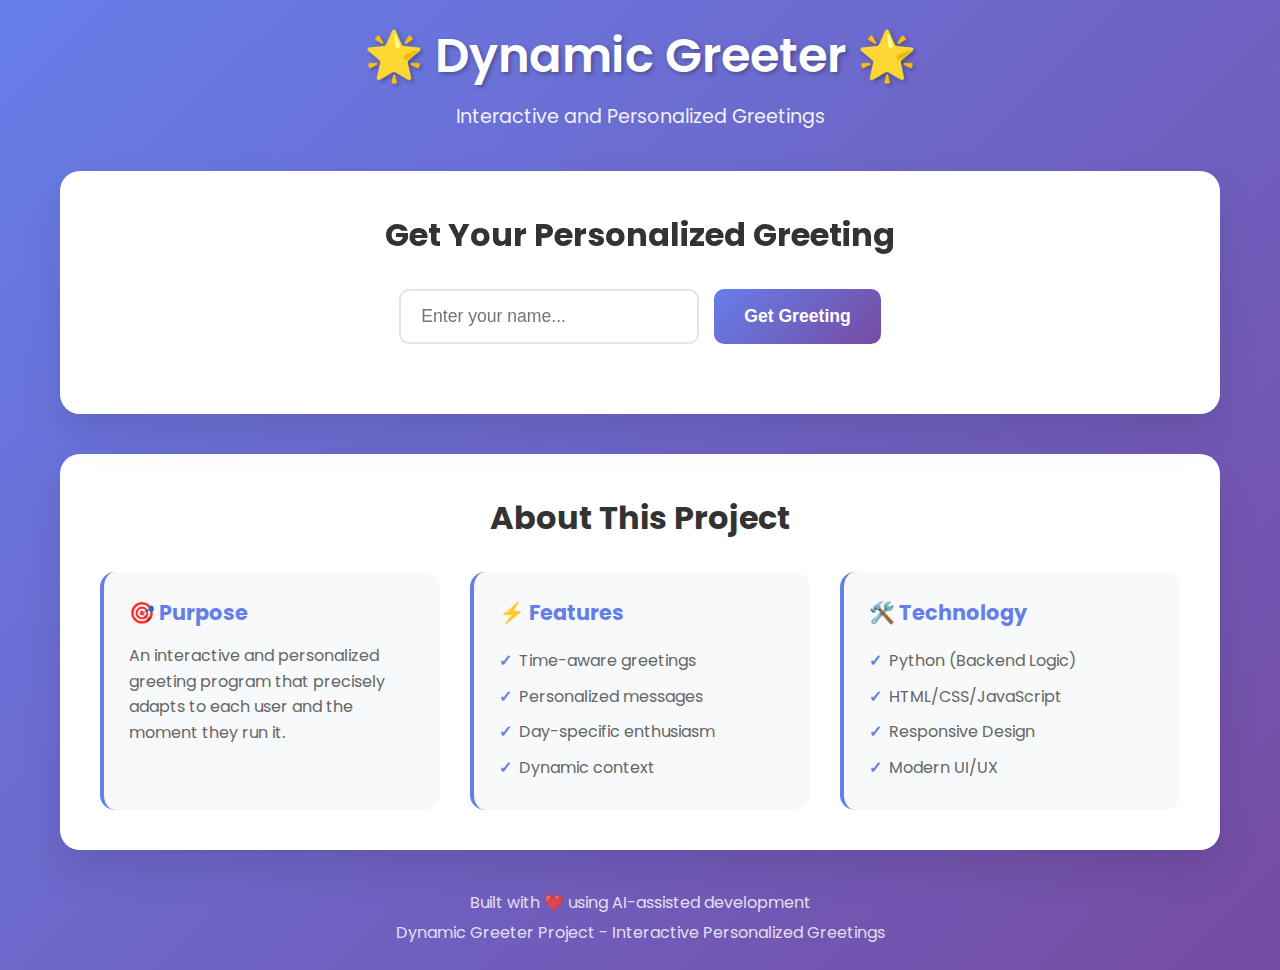
<file: index.html>
<!DOCTYPE html>
<html lang="en">
<head>
    <meta charset="UTF-8">
    <meta name="viewport" content="width=device-width, initial-scale=1.0">
    <title>Dynamic Greeter - Interactive Personalized Greetings</title>
    <link rel="stylesheet" href="styles.css">
    <link href="https://fonts.googleapis.com/css2?family=Poppins:wght@300;400;600&display=swap" rel="stylesheet">
</head>
<body>
    <div class="container">
        <header class="header">
            <h1>🌟 Dynamic Greeter 🌟</h1>
            <p>Interactive and Personalized Greetings</p>
        </header>

        <main class="main-content">
            <div class="greeter-card">
                <div class="input-section">
                    <h2>Get Your Personalized Greeting</h2>
                    <div class="input-group">
                        <input type="text" id="userName" placeholder="Enter your name..." maxlength="50">
                        <button id="greetBtn" onclick="generateGreeting()">Get Greeting</button>
                    </div>
                </div>

                <div class="output-section" id="outputSection" style="display: none;">
                    <div class="greeting-display">
                        <div id="greetingText" class="greeting-text"></div>
                        <div id="dayMessage" class="day-message"></div>
                        <div id="dateInfo" class="date-info"></div>
                    </div>
                    
                    <div class="stats-section">
                        <h3>📊 Quick Stats</h3>
                        <div id="statsContent" class="stats-content"></div>
                    </div>
                </div>
            </div>

            <div class="project-info">
                <h2>About This Project</h2>
                <div class="info-grid">
                    <div class="info-card">
                        <h3>🎯 Purpose</h3>
                        <p>An interactive and personalized greeting program that precisely adapts to each user and the moment they run it.</p>
                    </div>
                    <div class="info-card">
                        <h3>⚡ Features</h3>
                        <ul>
                            <li>Time-aware greetings</li>
                            <li>Personalized messages</li>
                            <li>Day-specific enthusiasm</li>
                            <li>Dynamic context</li>
                        </ul>
                    </div>
                    <div class="info-card">
                        <h3>🛠️ Technology</h3>
                        <ul>
                            <li>Python (Backend Logic)</li>
                            <li>HTML/CSS/JavaScript</li>
                            <li>Responsive Design</li>
                            <li>Modern UI/UX</li>
                        </ul>
                    </div>
                </div>
            </div>
        </main>

        <footer class="footer">
            <p>Built with ❤️ using AI-assisted development</p>
            <p>Dynamic Greeter Project - Interactive Personalized Greetings</p>
        </footer>
    </div>

    <script src="script.js"></script>
</body>
</html>
</file>
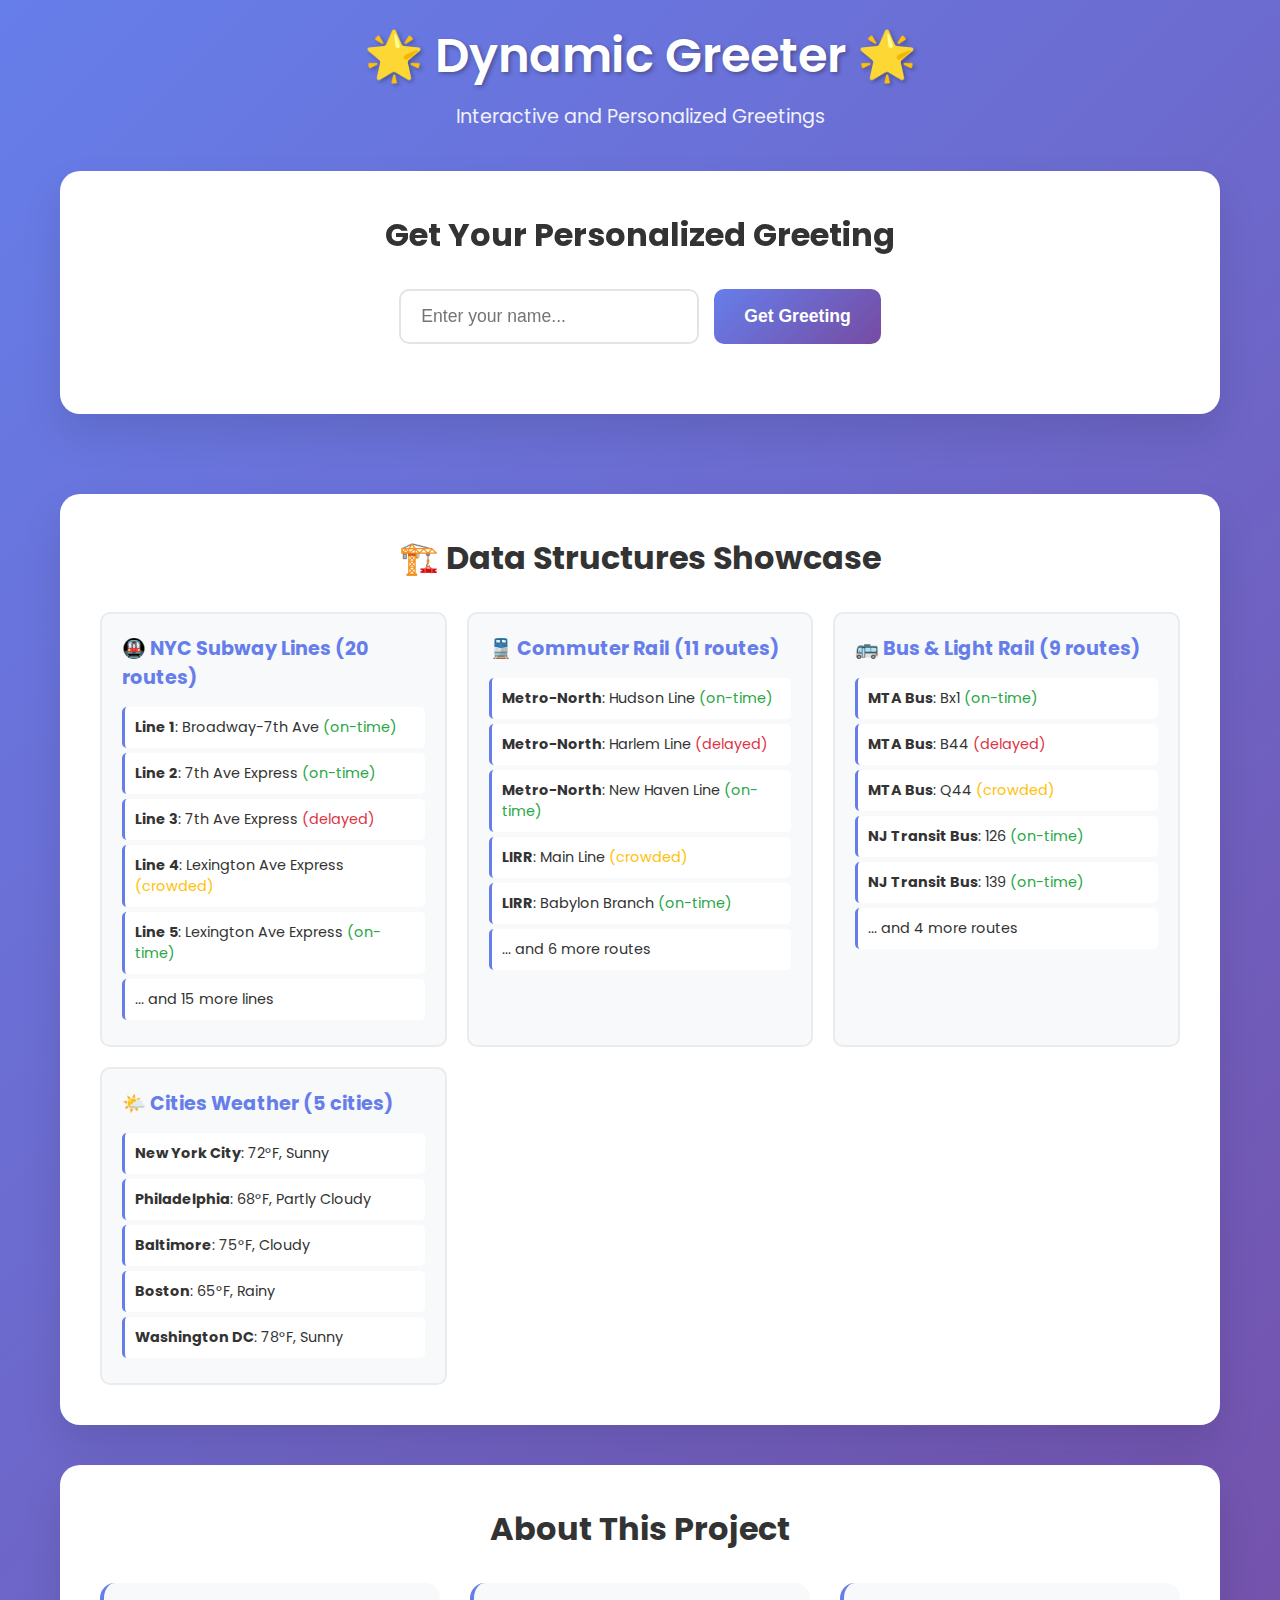
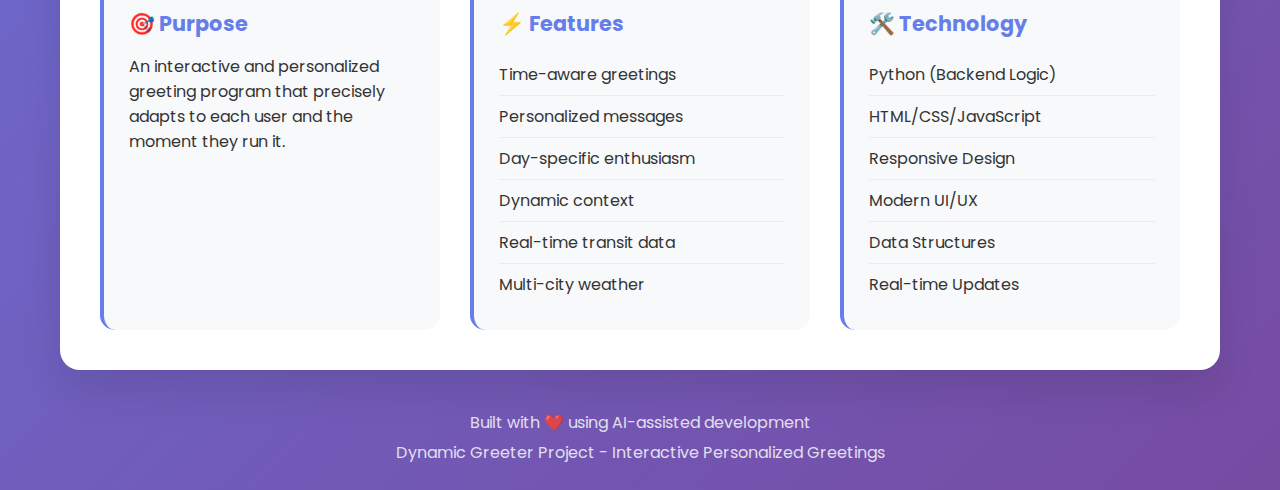
<file: dynamic_greeter_web.html>
<!DOCTYPE html>
<html lang="en">
<head>
    <meta charset="UTF-8">
    <meta name="viewport" content="width=device-width, initial-scale=1.0">
    <title>Dynamic Greeter - Interactive Personalized Greetings</title>
    <link href="https://fonts.googleapis.com/css2?family=Poppins:wght@300;400;600&display=swap" rel="stylesheet">
    <style>
        * {
            margin: 0;
            padding: 0;
            box-sizing: border-box;
        }

        body {
            font-family: 'Poppins', sans-serif;
            background: linear-gradient(135deg, #667eea 0%, #764ba2 100%);
            min-height: 100vh;
            color: #333;
        }

        .container {
            max-width: 1200px;
            margin: 0 auto;
            padding: 20px;
        }

        .header {
            text-align: center;
            margin-bottom: 40px;
            color: white;
        }

        .header h1 {
            font-size: 3rem;
            font-weight: 600;
            margin-bottom: 10px;
            text-shadow: 2px 2px 4px rgba(0,0,0,0.3);
        }

        .header p {
            font-size: 1.2rem;
            opacity: 0.9;
        }

        .main-content {
            display: flex;
            flex-direction: column;
            gap: 40px;
        }

        .greeter-card {
            background: white;
            border-radius: 20px;
            padding: 40px;
            box-shadow: 0 20px 40px rgba(0,0,0,0.1);
            backdrop-filter: blur(10px);
        }

        .input-section {
            text-align: center;
            margin-bottom: 30px;
        }

        .input-section h2 {
            font-size: 2rem;
            margin-bottom: 30px;
            color: #333;
        }

        .input-group {
            display: flex;
            gap: 15px;
            justify-content: center;
            flex-wrap: wrap;
        }

        #userName {
            padding: 15px 20px;
            border: 2px solid #e1e5e9;
            border-radius: 10px;
            font-size: 1.1rem;
            width: 300px;
            max-width: 100%;
            transition: all 0.3s ease;
        }

        #userName:focus {
            outline: none;
            border-color: #667eea;
            box-shadow: 0 0 0 3px rgba(102, 126, 234, 0.1);
        }

        #greetBtn {
            padding: 15px 30px;
            background: linear-gradient(135deg, #667eea 0%, #764ba2 100%);
            color: white;
            border: none;
            border-radius: 10px;
            font-size: 1.1rem;
            font-weight: 600;
            cursor: pointer;
            transition: all 0.3s ease;
        }

        #greetBtn:hover {
            transform: translateY(-2px);
            box-shadow: 0 10px 20px rgba(102, 126, 234, 0.3);
        }

        .output-section {
            margin-top: 30px;
            padding-top: 30px;
            border-top: 2px solid #f0f0f0;
        }

        .greeting-display {
            text-align: center;
            margin-bottom: 30px;
        }

        .greeting-text {
            font-size: 2.5rem;
            font-weight: 600;
            color: #667eea;
            margin-bottom: 15px;
        }

        .day-message {
            font-size: 1.3rem;
            color: #666;
            margin-bottom: 10px;
        }

        .date-info {
            font-size: 1.1rem;
            color: #888;
        }

        .stats-section {
            background: #f8f9fa;
            border-radius: 15px;
            padding: 25px;
        }

        .stats-section h3 {
            text-align: center;
            margin-bottom: 20px;
            color: #333;
            font-size: 1.5rem;
        }

        .stats-content {
            display: grid;
            grid-template-columns: repeat(auto-fit, minmax(200px, 1fr));
            gap: 20px;
        }

        .stat-item {
            background: white;
            padding: 20px;
            border-radius: 10px;
            text-align: center;
            box-shadow: 0 5px 15px rgba(0,0,0,0.1);
        }

        .stat-label {
            font-size: 0.9rem;
            color: #666;
            margin-bottom: 8px;
            text-transform: uppercase;
            letter-spacing: 0.5px;
        }

        .stat-value {
            font-size: 1.3rem;
            font-weight: 600;
            color: #667eea;
        }

        .project-info {
            background: white;
            border-radius: 20px;
            padding: 40px;
            box-shadow: 0 20px 40px rgba(0,0,0,0.1);
        }

        .project-info h2 {
            text-align: center;
            margin-bottom: 30px;
            color: #333;
            font-size: 2rem;
        }

        .info-grid {
            display: grid;
            grid-template-columns: repeat(auto-fit, minmax(300px, 1fr));
            gap: 30px;
        }

        .info-card {
            background: #f8f9fa;
            padding: 25px;
            border-radius: 15px;
            border-left: 4px solid #667eea;
        }

        .info-card h3 {
            color: #667eea;
            margin-bottom: 15px;
            font-size: 1.3rem;
        }

        .info-card ul {
            list-style: none;
            padding-left: 0;
        }

        .info-card li {
            padding: 8px 0;
            border-bottom: 1px solid #e9ecef;
        }

        .info-card li:last-child {
            border-bottom: none;
        }

        .footer {
            text-align: center;
            margin-top: 40px;
            color: white;
            opacity: 0.8;
        }

        .footer p {
            margin: 5px 0;
        }

        /* Data Structures Display */
        .data-structures {
            background: white;
            border-radius: 20px;
            padding: 40px;
            box-shadow: 0 20px 40px rgba(0,0,0,0.1);
            margin-top: 40px;
        }

        .data-structures h2 {
            text-align: center;
            margin-bottom: 30px;
            color: #333;
            font-size: 2rem;
        }

        .data-grid {
            display: grid;
            grid-template-columns: repeat(auto-fit, minmax(300px, 1fr));
            gap: 20px;
        }

        .data-card {
            background: #f8f9fa;
            padding: 20px;
            border-radius: 10px;
            border: 2px solid #e9ecef;
        }

        .data-card h3 {
            color: #667eea;
            margin-bottom: 15px;
            font-size: 1.2rem;
        }

        .data-item {
            background: white;
            padding: 10px;
            margin: 5px 0;
            border-radius: 5px;
            border-left: 3px solid #667eea;
            font-size: 0.9rem;
        }

        .status-on-time { color: #28a745; }
        .status-delayed { color: #dc3545; }
        .status-crowded { color: #ffc107; }

        @media (max-width: 768px) {
            .header h1 {
                font-size: 2rem;
            }
            
            .input-group {
                flex-direction: column;
                align-items: center;
            }
            
            #userName {
                width: 100%;
                max-width: 300px;
            }
            
            .greeting-text {
                font-size: 2rem;
            }
        }
    </style>
</head>
<body>
    <div class="container">
        <header class="header">
            <h1>🌟 Dynamic Greeter 🌟</h1>
            <p>Interactive and Personalized Greetings</p>
        </header>

        <main class="main-content">
            <div class="greeter-card">
                <div class="input-section">
                    <h2>Get Your Personalized Greeting</h2>
                    <div class="input-group">
                        <input type="text" id="userName" placeholder="Enter your name..." maxlength="50">
                        <button id="greetBtn" onclick="generateGreeting()">Get Greeting</button>
                    </div>
                </div>

                <div class="output-section" id="outputSection" style="display: none;">
                    <div class="greeting-display">
                        <div id="greetingText" class="greeting-text"></div>
                        <div id="dayMessage" class="day-message"></div>
                        <div id="dateInfo" class="date-info"></div>
                    </div>
                    
                    <div class="stats-section">
                        <h3>📊 Quick Stats</h3>
                        <div id="statsContent" class="stats-content"></div>
                    </div>
                </div>
            </div>

            <div class="data-structures">
                <h2>🏗️ Data Structures Showcase</h2>
                <div class="data-grid">
                    <div class="data-card">
                        <h3>🚇 NYC Subway Lines (20 routes)</h3>
                        <div id="subwayData"></div>
                    </div>
                    <div class="data-card">
                        <h3>🚆 Commuter Rail (11 routes)</h3>
                        <div id="railData"></div>
                    </div>
                    <div class="data-card">
                        <h3>🚌 Bus & Light Rail (9 routes)</h3>
                        <div id="busData"></div>
                    </div>
                    <div class="data-card">
                        <h3>🌤️ Cities Weather (5 cities)</h3>
                        <div id="weatherData"></div>
                    </div>
                </div>
            </div>

            <div class="project-info">
                <h2>About This Project</h2>
                <div class="info-grid">
                    <div class="info-card">
                        <h3>🎯 Purpose</h3>
                        <p>An interactive and personalized greeting program that precisely adapts to each user and the moment they run it.</p>
                    </div>
                    <div class="info-card">
                        <h3>⚡ Features</h3>
                        <ul>
                            <li>Time-aware greetings</li>
                            <li>Personalized messages</li>
                            <li>Day-specific enthusiasm</li>
                            <li>Dynamic context</li>
                            <li>Real-time transit data</li>
                            <li>Multi-city weather</li>
                        </ul>
                    </div>
                    <div class="info-card">
                        <h3>🛠️ Technology</h3>
                        <ul>
                            <li>Python (Backend Logic)</li>
                            <li>HTML/CSS/JavaScript</li>
                            <li>Responsive Design</li>
                            <li>Modern UI/UX</li>
                            <li>Data Structures</li>
                            <li>Real-time Updates</li>
                        </ul>
                    </div>
                </div>
            </div>
        </main>

        <footer class="footer">
            <p>Built with ❤️ using AI-assisted development</p>
            <p>Dynamic Greeter Project - Interactive Personalized Greetings</p>
        </footer>
    </div>

    <script>
        // Data Structures - JavaScript Arrays
        const subwayLines = [
            { line: '1', name: 'Broadway-7th Ave', status: 'on-time', color: 'line-1' },
            { line: '2', name: '7th Ave Express', status: 'on-time', color: 'line-2' },
            { line: '3', name: '7th Ave Express', status: 'delayed', color: 'line-3' },
            { line: '4', name: 'Lexington Ave Express', status: 'crowded', color: 'line-4' },
            { line: '5', name: 'Lexington Ave Express', status: 'on-time', color: 'line-5' },
            { line: '6', name: 'Lexington Ave Local', status: 'on-time', color: 'line-6' },
            { line: '7', name: 'Flushing Local', status: 'delayed', color: 'line-7' },
            { line: 'A', name: '8th Ave Express', status: 'on-time', color: 'line-a' },
            { line: 'C', name: '8th Ave Local', status: 'crowded', color: 'line-c' },
            { line: 'E', name: '8th Ave Local', status: 'on-time', color: 'line-e' },
            { line: 'B', name: '6th Ave Express', status: 'delayed', color: 'line-b' },
            { line: 'D', name: '6th Ave Express', status: 'on-time', color: 'line-d' },
            { line: 'F', name: '6th Ave Local', status: 'crowded', color: 'line-f' },
            { line: 'M', name: '6th Ave Local', status: 'on-time', color: 'line-m' },
            { line: 'N', name: 'Broadway Express', status: 'on-time', color: 'line-n' },
            { line: 'Q', name: 'Broadway Express', status: 'delayed', color: 'line-q' },
            { line: 'R', name: 'Broadway Local', status: 'on-time', color: 'line-r' },
            { line: 'W', name: 'Broadway Local', status: 'crowded', color: 'line-w' },
            { line: 'L', name: '14th St-Canarsie', status: 'on-time', color: 'line-l' },
            { line: 'S', name: '42nd St Shuttle', status: 'on-time', color: 'line-s' }
        ];

        const commuterRail = [
            { system: 'Metro-North', route: 'Hudson Line', from: 'Grand Central', to: 'Poughkeepsie', next: '12:15', status: 'on-time' },
            { system: 'Metro-North', route: 'Harlem Line', from: 'Grand Central', to: 'Southeast', next: '12:22', status: 'delayed' },
            { system: 'Metro-North', route: 'New Haven Line', from: 'Grand Central', to: 'New Haven', next: '12:30', status: 'on-time' },
            { system: 'LIRR', route: 'Main Line', from: 'Penn Station', to: 'Ronkonkoma', next: '12:18', status: 'crowded' },
            { system: 'LIRR', route: 'Babylon Branch', from: 'Penn Station', to: 'Babylon', next: '12:25', status: 'on-time' },
            { system: 'NJ Transit', route: 'Northeast Corridor', from: 'Penn Station', to: 'Trenton', next: '12:20', status: 'delayed' },
            { system: 'NJ Transit', route: 'Morris & Essex', from: 'Penn Station', to: 'Dover', next: '12:28', status: 'on-time' },
            { system: 'PATH', route: 'NWK-WTC', from: 'World Trade Center', to: 'Newark', next: '12:10', status: 'on-time' },
            { system: 'PATH', route: 'JSQ-33', from: 'Journal Square', to: '33rd St', next: '12:12', status: 'crowded' },
            { system: 'Amtrak', route: 'Acela Express', from: 'Penn Station', to: 'Boston', next: '12:45', status: 'on-time' },
            { system: 'Amtrak', route: 'Northeast Regional', from: 'Penn Station', to: 'Washington DC', next: '12:55', status: 'delayed' }
        ];

        const busLightRail = [
            { system: 'MTA Bus', route: 'Bx1', from: 'Riverdale', to: 'Manhattan', next: '12:08', status: 'on-time' },
            { system: 'MTA Bus', route: 'B44', from: 'Williamsburg', to: 'Sheepshead Bay', next: '12:15', status: 'delayed' },
            { system: 'MTA Bus', route: 'Q44', from: 'Bronx', to: 'Jamaica', next: '12:22', status: 'crowded' },
            { system: 'NJ Transit Bus', route: '126', from: 'Port Authority', to: 'Hoboken', next: '12:10', status: 'on-time' },
            { system: 'NJ Transit Bus', route: '139', from: 'Port Authority', to: 'Lakewood', next: '12:18', status: 'on-time' },
            { system: 'SEPTA', route: 'Market-Frankford', from: '69th St', to: 'Frankford', next: '12:12', status: 'delayed' },
            { system: 'SEPTA', route: 'Broad Street', from: 'Fern Rock', to: 'AT&T Station', next: '12:20', status: 'on-time' },
            { system: 'Baltimore Light Rail', route: 'Light Rail', from: 'BWI Airport', to: 'Hunt Valley', next: '12:25', status: 'on-time' },
            { system: 'Baltimore Metro', route: 'Metro Subway', from: 'Owings Mills', to: 'Johns Hopkins', next: '12:30', status: 'crowded' }
        ];

        const cities = [
            { name: 'New York City', temp: 72, condition: 'Sunny', humidity: 65 },
            { name: 'Philadelphia', temp: 68, condition: 'Partly Cloudy', humidity: 70 },
            { name: 'Baltimore', temp: 75, condition: 'Cloudy', humidity: 80 },
            { name: 'Boston', temp: 65, condition: 'Rainy', humidity: 85 },
            { name: 'Washington DC', temp: 78, condition: 'Sunny', humidity: 60 }
        ];

        // Dynamic Greeter Functions
        function getCurrentTimeInfo() {
            const now = new Date();
            const hour = now.getHours();
            const dayName = now.toLocaleDateString('en-US', { weekday: 'long' });
            const monthName = now.toLocaleDateString('en-US', { month: 'long' });
            const dayNumber = now.getDate();
            
            return { hour, dayName, monthName, dayNumber };
        }

        function getTimeGreeting(hour) {
            if (hour >= 5 && hour < 12) {
                return "Good morning";
            } else if (hour >= 12 && hour < 17) {
                return "Good afternoon";
            } else if (hour >= 17 && hour < 21) {
                return "Good evening";
            } else {
                return "Good night";
            }
        }

        function getSpecialGreeting(name) {
            const nameLower = name.toLowerCase();
            
            const specialGreetings = {
                "david": "Hey there, AI Director! 🎉",
                "admin": "Welcome back, Administrator! 🔐",
                "guest": "Hello, welcome to our system! 👋",
                "alice": "Wonderful to see you, Alice! ✨",
                "bob": "Hey Bob, great to have you here! 🚀"
            };
            
            return specialGreetings[nameLower] || null;
        }

        function getDayEnthusiasm(dayName) {
            const dayEnthusiasm = {
                "Monday": "Let's start the week strong! 💪",
                "Tuesday": "Tuesday energy is flowing! ⚡",
                "Wednesday": "Hump day - we're halfway there! 🐪",
                "Thursday": "Almost Friday - keep going! 🎯",
                "Friday": "TGIF! Weekend is almost here! 🎉",
                "Saturday": "Perfect day for relaxation! 😌",
                "Sunday": "Sunday vibes - recharge time! 🌅"
            };
            
            return dayEnthusiasm[dayName] || "Have a wonderful day! 🌟";
        }

        function generateGreeting() {
            const userName = document.getElementById('userName').value.trim();
            
            if (!userName) {
                alert('Please enter your name!');
                return;
            }
            
            const timeInfo = getCurrentTimeInfo();
            const timeGreeting = getTimeGreeting(timeInfo.hour);
            const specialGreeting = getSpecialGreeting(userName);
            const dayMessage = getDayEnthusiasm(timeInfo.dayName);
            
            let greeting;
            if (specialGreeting) {
                greeting = specialGreeting;
            } else {
                greeting = `${timeGreeting}, ${userName}!`;
            }
            
            const dateInfo = `Today is ${timeInfo.dayName}, ${timeInfo.monthName} ${timeInfo.dayNumber}`;
            
            document.getElementById('greetingText').textContent = greeting;
            document.getElementById('dayMessage').textContent = dayMessage;
            document.getElementById('dateInfo').textContent = dateInfo;
            
            const currentTime = new Date().toLocaleTimeString('en-US', { 
                hour: 'numeric', 
                minute: '2-digit',
                hour12: true 
            });
            
            // Generate stats
            const statsContent = document.getElementById('statsContent');
            statsContent.innerHTML = `
                <div class="stat-item">
                    <div class="stat-label">Name Length</div>
                    <div class="stat-value">${userName.length} characters</div>
                </div>
                <div class="stat-item">
                    <div class="stat-label">Current Time</div>
                    <div class="stat-value">${currentTime}</div>
                </div>
                <div class="stat-item">
                    <div class="stat-label">Time of Day</div>
                    <div class="stat-value">${timeGreeting.toLowerCase()}</div>
                </div>
                <div class="stat-item">
                    <div class="stat-label">Day of Week</div>
                    <div class="stat-value">${timeInfo.dayName}</div>
                </div>
            `;
            
            document.getElementById('outputSection').style.display = 'block';
            document.getElementById('outputSection').scrollIntoView({ behavior: 'smooth', block: 'center' });
        }

        // Display Data Structures
        function displayDataStructures() {
            // Subway Data
            const subwayData = document.getElementById('subwayData');
            subwayData.innerHTML = subwayLines.slice(0, 5).map(line => 
                `<div class="data-item">
                    <strong>Line ${line.line}</strong>: ${line.name} 
                    <span class="status-${line.status}">(${line.status})</span>
                </div>`
            ).join('') + '<div class="data-item">... and 15 more lines</div>';

            // Rail Data
            const railData = document.getElementById('railData');
            railData.innerHTML = commuterRail.slice(0, 5).map(train => 
                `<div class="data-item">
                    <strong>${train.system}</strong>: ${train.route} 
                    <span class="status-${train.status}">(${train.status})</span>
                </div>`
            ).join('') + '<div class="data-item">... and 6 more routes</div>';

            // Bus Data
            const busData = document.getElementById('busData');
            busData.innerHTML = busLightRail.slice(0, 5).map(bus => 
                `<div class="data-item">
                    <strong>${bus.system}</strong>: ${bus.route} 
                    <span class="status-${bus.status}">(${bus.status})</span>
                </div>`
            ).join('') + '<div class="data-item">... and 4 more routes</div>';

            // Weather Data
            const weatherData = document.getElementById('weatherData');
            weatherData.innerHTML = cities.map(city => 
                `<div class="data-item">
                    <strong>${city.name}</strong>: ${city.temp}°F, ${city.condition}
                </div>`
            ).join('');
        }

        // Initialize page
        window.onload = function() {
            displayDataStructures();
        };

        // Add keyboard support for Enter key
        document.getElementById('userName').addEventListener('keypress', function(event) {
            if (event.key === 'Enter') {
                generateGreeting();
            }
        });
    </script>
</body>
</html>
</file>
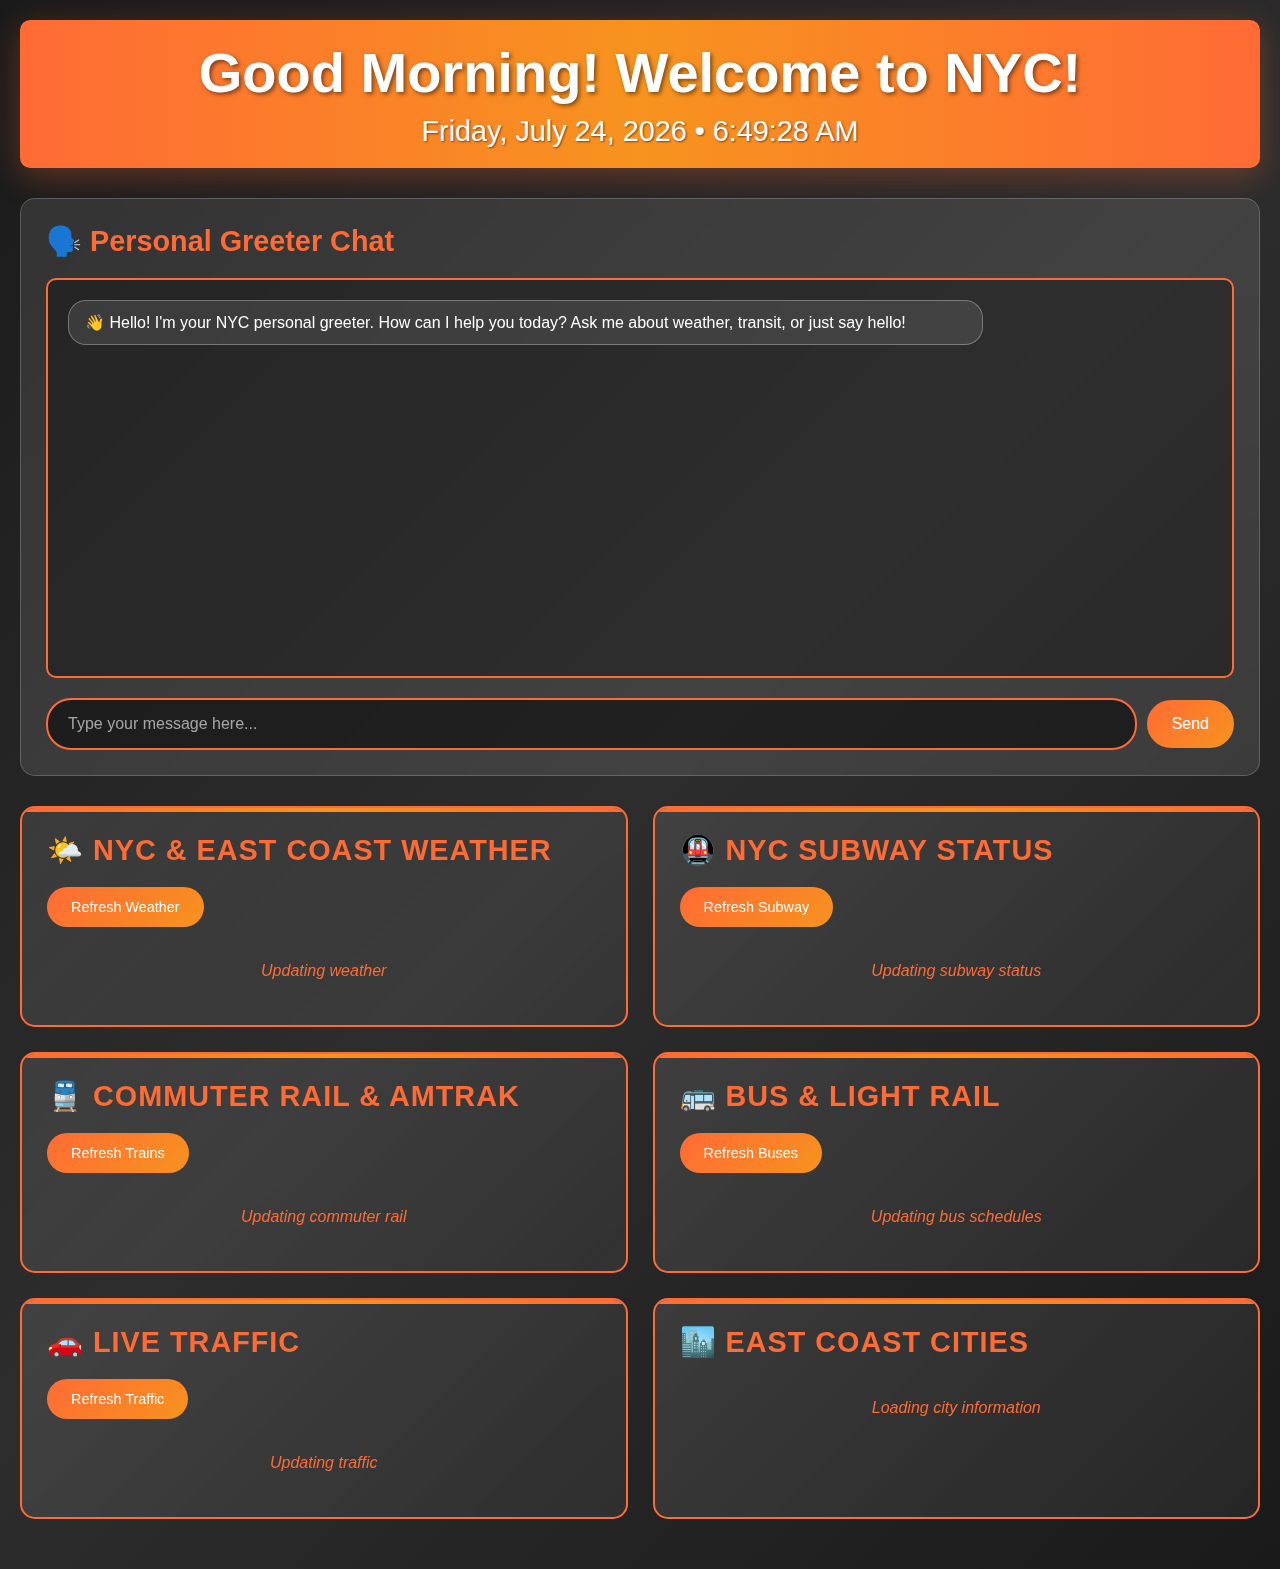
<file: enhanced_dynamic_greeter.html>
<!DOCTYPE html>
<html lang="en">
<head>
    <meta charset="UTF-8">
    <meta name="viewport" content="width=device-width, initial-scale=1.0">
    <title>NYC Dynamic Greeter & Transit Hub</title>
    <style>
        * {
            margin: 0;
            padding: 0;
            box-sizing: border-box;
        }

        body {
            font-family: 'Helvetica Neue', Arial, sans-serif;
            background: linear-gradient(135deg, #1a1a1a 0%, #2d2d2d 50%, #1a1a1a 100%);
            min-height: 100vh;
            color: #ffffff;
            overflow-x: hidden;
        }

        .main-container {
            max-width: 1800px;
            margin: 0 auto;
            padding: 20px;
        }

        /* Subway-style header */
        .subway-header {
            background: linear-gradient(90deg, #ff6b35, #f7931e, #ff6b35);
            padding: 20px;
            border-radius: 10px;
            margin-bottom: 30px;
            text-align: center;
            box-shadow: 0 8px 32px rgba(255, 107, 53, 0.3);
            position: relative;
            overflow: hidden;
        }

        .subway-header::before {
            content: '';
            position: absolute;
            top: 0;
            left: -100%;
            width: 100%;
            height: 100%;
            background: linear-gradient(90deg, transparent, rgba(255,255,255,0.3), transparent);
            animation: subway-shine 3s infinite;
        }

        @keyframes subway-shine {
            0% { left: -100%; }
            100% { left: 100%; }
        }

        .greeting-display {
            font-size: 3.5rem;
            font-weight: bold;
            text-shadow: 2px 2px 4px rgba(0,0,0,0.5);
            margin-bottom: 10px;
            animation: pulse 2s infinite;
        }

        .time-display {
            font-size: 1.8rem;
            color: #ffffff;
            text-shadow: 1px 1px 2px rgba(0,0,0,0.5);
        }

        /* Chat Interface */
        .chat-section {
            background: rgba(255, 255, 255, 0.1);
            border-radius: 15px;
            padding: 25px;
            margin-bottom: 30px;
            backdrop-filter: blur(10px);
            border: 1px solid rgba(255, 255, 255, 0.2);
        }

        .chat-container {
            height: 400px;
            overflow-y: auto;
            background: rgba(0, 0, 0, 0.3);
            border-radius: 10px;
            padding: 20px;
            margin-bottom: 20px;
            border: 2px solid #ff6b35;
        }

        .chat-message {
            margin-bottom: 15px;
            padding: 12px 16px;
            border-radius: 18px;
            max-width: 80%;
            word-wrap: break-word;
            animation: slideIn 0.3s ease-out;
        }

        .chat-message.user {
            background: linear-gradient(135deg, #ff6b35, #f7931e);
            margin-left: auto;
            color: white;
        }

        .chat-message.bot {
            background: rgba(255, 255, 255, 0.1);
            border: 1px solid rgba(255, 255, 255, 0.3);
            color: #ffffff;
        }

        .chat-input-container {
            display: flex;
            gap: 10px;
            align-items: center;
        }

        .chat-input {
            flex: 1;
            padding: 15px 20px;
            border: 2px solid #ff6b35;
            border-radius: 25px;
            background: rgba(0, 0, 0, 0.5);
            color: white;
            font-size: 1rem;
            outline: none;
        }

        .chat-input::placeholder {
            color: rgba(255, 255, 255, 0.6);
        }

        .send-btn {
            background: linear-gradient(135deg, #ff6b35, #f7931e);
            color: white;
            border: none;
            padding: 15px 25px;
            border-radius: 25px;
            cursor: pointer;
            font-size: 1rem;
            transition: all 0.3s ease;
        }

        .send-btn:hover {
            transform: translateY(-2px);
            box-shadow: 0 5px 15px rgba(255, 107, 53, 0.4);
        }

        /* Subway-style dashboard */
        .dashboard-grid {
            display: grid;
            grid-template-columns: repeat(auto-fit, minmax(450px, 1fr));
            gap: 25px;
            margin-bottom: 30px;
        }

        .subway-card {
            background: linear-gradient(135deg, rgba(255, 255, 255, 0.1), rgba(255, 255, 255, 0.05));
            border-radius: 15px;
            padding: 25px;
            backdrop-filter: blur(10px);
            border: 2px solid #ff6b35;
            position: relative;
            overflow: hidden;
            transition: transform 0.3s ease, box-shadow 0.3s ease;
        }

        .subway-card::before {
            content: '';
            position: absolute;
            top: 0;
            left: 0;
            right: 0;
            height: 4px;
            background: linear-gradient(90deg, #ff6b35, #f7931e, #ff6b35);
        }

        .subway-card:hover {
            transform: translateY(-5px);
            box-shadow: 0 15px 40px rgba(255, 107, 53, 0.3);
        }

        .card-title {
            color: #ff6b35;
            margin-bottom: 20px;
            font-size: 1.8rem;
            font-weight: bold;
            text-transform: uppercase;
            letter-spacing: 1px;
            display: flex;
            align-items: center;
            gap: 10px;
        }

        /* Subway line colors */
        .subway-line {
            display: inline-block;
            width: 20px;
            height: 20px;
            border-radius: 50%;
            margin-right: 8px;
        }

        .line-1 { background: #ff3131; }
        .line-2 { background: #ff3131; }
        .line-3 { background: #ff3131; }
        .line-4 { background: #00933c; }
        .line-5 { background: #00933c; }
        .line-6 { background: #00933c; }
        .line-7 { background: #b933ad; }
        .line-a { background: #0039a6; }
        .line-c { background: #0039a6; }
        .line-e { background: #0039a6; }
        .line-b { background: #ff6319; }
        .line-d { background: #ff6319; }
        .line-f { background: #ff6319; }
        .line-m { background: #ff6319; }
        .line-n { background: #fccc0a; }
        .line-q { background: #fccc0a; }
        .line-r { background: #fccc0a; }
        .line-w { background: #fccc0a; }
        .line-l { background: #a7a9ac; }
        .line-s { background: #808183; }

        /* Weather section */
        .weather-grid {
            display: grid;
            grid-template-columns: repeat(auto-fit, minmax(180px, 1fr));
            gap: 15px;
        }

        .weather-item {
            background: rgba(0, 0, 0, 0.4);
            border-radius: 10px;
            padding: 20px;
            text-align: center;
            border: 1px solid rgba(255, 255, 255, 0.2);
            transition: transform 0.3s ease;
        }

        .weather-item:hover {
            transform: scale(1.05);
        }

        .temperature {
            font-size: 2.5rem;
            font-weight: bold;
            color: #ff6b35;
            margin: 10px 0;
        }

        /* Transit sections */
        .transit-item {
            background: rgba(0, 0, 0, 0.4);
            border-radius: 10px;
            padding: 15px;
            margin: 10px 0;
            border-left: 4px solid #ff6b35;
            transition: all 0.3s ease;
        }

        .transit-item:hover {
            transform: translateX(5px);
            background: rgba(255, 107, 53, 0.1);
        }

        .transit-time {
            font-size: 1.5rem;
            font-weight: bold;
            color: #ff6b35;
        }

        .transit-status {
            display: inline-block;
            width: 12px;
            height: 12px;
            border-radius: 50%;
            margin-right: 8px;
        }

        .status-on-time { background: #00ff00; }
        .status-delayed { background: #ff0000; }
        .status-crowded { background: #ffff00; }

        /* City images */
        .city-image {
            width: 100%;
            height: 200px;
            object-fit: cover;
            border-radius: 10px;
            margin-bottom: 15px;
            border: 2px solid #ff6b35;
        }

        /* Buttons */
        .refresh-btn {
            background: linear-gradient(135deg, #ff6b35, #f7931e);
            color: white;
            border: none;
            padding: 12px 24px;
            border-radius: 25px;
            cursor: pointer;
            font-size: 0.9rem;
            transition: all 0.3s ease;
            margin-bottom: 15px;
        }

        .refresh-btn:hover {
            transform: translateY(-2px);
            box-shadow: 0 5px 15px rgba(255, 107, 53, 0.4);
        }

        /* Animations */
        @keyframes slideIn {
            from {
                transform: translateY(20px);
                opacity: 0;
            }
            to {
                transform: translateY(0);
                opacity: 1;
            }
        }

        @keyframes pulse {
            0%, 100% { transform: scale(1); }
            50% { transform: scale(1.05); }
        }

        /* Responsive design */
        @media (max-width: 768px) {
            .dashboard-grid {
                grid-template-columns: 1fr;
            }
            
            .weather-grid {
                grid-template-columns: repeat(2, 1fr);
            }
            
            .greeting-display {
                font-size: 2.5rem;
            }
            
            .chat-input-container {
                flex-direction: column;
            }
        }

        /* Loading animation */
        .loading {
            text-align: center;
            padding: 20px;
            color: #ff6b35;
            font-style: italic;
        }

        .loading::after {
            content: '';
            animation: dots 1.5s infinite;
        }

        @keyframes dots {
            0%, 20% { content: ''; }
            40% { content: '.'; }
            60% { content: '..'; }
            80%, 100% { content: '...'; }
        }
    </style>
</head>
<body>
    <div class="main-container">
        <!-- Subway-style header -->
        <div class="subway-header">
            <div class="greeting-display" id="greeting">Welcome to NYC!</div>
            <div class="time-display" id="timeDisplay"></div>
        </div>

        <!-- Chat Interface -->
        <div class="chat-section">
            <h2 style="color: #ff6b35; margin-bottom: 20px; font-size: 1.8rem;">🗣️ Personal Greeter Chat</h2>
            <div class="chat-container" id="chatContainer">
                <div class="chat-message bot">
                    👋 Hello! I'm your NYC personal greeter. How can I help you today? Ask me about weather, transit, or just say hello!
                </div>
            </div>
            <div class="chat-input-container">
                <input type="text" class="chat-input" id="chatInput" placeholder="Type your message here..." maxlength="200">
                <button class="send-btn" onclick="sendMessage()">Send</button>
            </div>
        </div>

        <!-- Subway-style dashboard -->
        <div class="dashboard-grid">
            <!-- Weather Card -->
            <div class="subway-card">
                <h2 class="card-title">🌤️ NYC & East Coast Weather</h2>
                <button class="refresh-btn" onclick="updateWeather()">Refresh Weather</button>
                <div id="weather-container" class="weather-grid">
                    <div class="loading">Loading weather data</div>
                </div>
            </div>

            <!-- NYC Subway Card -->
            <div class="subway-card">
                <h2 class="card-title">🚇 NYC Subway Status</h2>
                <button class="refresh-btn" onclick="updateSubway()">Refresh Subway</button>
                <div id="subway-container">
                    <div class="loading">Loading subway data</div>
                </div>
            </div>

            <!-- Commuter Rail Card -->
            <div class="subway-card">
                <h2 class="card-title">🚆 Commuter Rail & Amtrak</h2>
                <button class="refresh-btn" onclick="updateCommuterRail()">Refresh Trains</button>
                <div id="commuter-container">
                    <div class="loading">Loading commuter rail data</div>
                </div>
            </div>

            <!-- Bus & Light Rail Card -->
            <div class="subway-card">
                <h2 class="card-title">🚌 Bus & Light Rail</h2>
                <button class="refresh-btn" onclick="updateBusLightRail()">Refresh Buses</button>
                <div id="bus-container">
                    <div class="loading">Loading bus data</div>
                </div>
            </div>

            <!-- Traffic Card -->
            <div class="subway-card">
                <h2 class="card-title">🚗 Live Traffic</h2>
                <button class="refresh-btn" onclick="updateTraffic()">Refresh Traffic</button>
                <div id="traffic-container">
                    <div class="loading">Loading traffic data</div>
                </div>
            </div>

            <!-- City Highlights Card -->
            <div class="subway-card">
                <h2 class="card-title">🏙️ East Coast Cities</h2>
                <div id="cities-container">
                    <div class="loading">Loading city information</div>
                </div>
            </div>
        </div>
    </div>

    <script>
        let userName = '';
        let chatHistory = [];

        // Subway lines data
        const subwayLines = [
            { line: '1', name: 'Broadway-7th Ave', status: 'on-time', color: 'line-1' },
            { line: '2', name: '7th Ave Express', status: 'on-time', color: 'line-2' },
            { line: '3', name: '7th Ave Express', status: 'delayed', color: 'line-3' },
            { line: '4', name: 'Lexington Ave Express', status: 'crowded', color: 'line-4' },
            { line: '5', name: 'Lexington Ave Express', status: 'on-time', color: 'line-5' },
            { line: '6', name: 'Lexington Ave Local', status: 'on-time', color: 'line-6' },
            { line: '7', name: 'Flushing Local', status: 'delayed', color: 'line-7' },
            { line: 'A', name: '8th Ave Express', status: 'on-time', color: 'line-a' },
            { line: 'C', name: '8th Ave Local', status: 'crowded', color: 'line-c' },
            { line: 'E', name: '8th Ave Local', status: 'on-time', color: 'line-e' },
            { line: 'B', name: '6th Ave Express', status: 'delayed', color: 'line-b' },
            { line: 'D', name: '6th Ave Express', status: 'on-time', color: 'line-d' },
            { line: 'F', name: '6th Ave Local', status: 'crowded', color: 'line-f' },
            { line: 'M', name: '6th Ave Local', status: 'on-time', color: 'line-m' },
            { line: 'N', name: 'Broadway Express', status: 'on-time', color: 'line-n' },
            { line: 'Q', name: 'Broadway Express', status: 'delayed', color: 'line-q' },
            { line: 'R', name: 'Broadway Local', status: 'on-time', color: 'line-r' },
            { line: 'W', name: 'Broadway Local', status: 'crowded', color: 'line-w' },
            { line: 'L', name: '14th St-Canarsie', status: 'on-time', color: 'line-l' },
            { line: 'S', name: '42nd St Shuttle', status: 'on-time', color: 'line-s' }
        ];

        // Commuter rail data
        const commuterRail = [
            { system: 'Metro-North', route: 'Hudson Line', from: 'Grand Central', to: 'Poughkeepsie', next: '12:15', status: 'on-time' },
            { system: 'Metro-North', route: 'Harlem Line', from: 'Grand Central', to: 'Southeast', next: '12:22', status: 'delayed' },
            { system: 'Metro-North', route: 'New Haven Line', from: 'Grand Central', to: 'New Haven', next: '12:30', status: 'on-time' },
            { system: 'LIRR', route: 'Main Line', from: 'Penn Station', to: 'Ronkonkoma', next: '12:18', status: 'crowded' },
            { system: 'LIRR', route: 'Babylon Branch', from: 'Penn Station', to: 'Babylon', next: '12:25', status: 'on-time' },
            { system: 'NJ Transit', route: 'Northeast Corridor', from: 'Penn Station', to: 'Trenton', next: '12:20', status: 'delayed' },
            { system: 'NJ Transit', route: 'Morris & Essex', from: 'Penn Station', to: 'Dover', next: '12:28', status: 'on-time' },
            { system: 'PATH', route: 'NWK-WTC', from: 'World Trade Center', to: 'Newark', next: '12:10', status: 'on-time' },
            { system: 'PATH', route: 'JSQ-33', from: 'Journal Square', to: '33rd St', next: '12:12', status: 'crowded' },
            { system: 'Amtrak', route: 'Acela Express', from: 'Penn Station', to: 'Boston', next: '12:45', status: 'on-time' },
            { system: 'Amtrak', route: 'Northeast Regional', from: 'Penn Station', to: 'Washington DC', next: '12:55', status: 'delayed' }
        ];

        // Bus and light rail data
        const busLightRail = [
            { system: 'MTA Bus', route: 'Bx1', from: 'Riverdale', to: 'Manhattan', next: '12:08', status: 'on-time' },
            { system: 'MTA Bus', route: 'B44', from: 'Williamsburg', to: 'Sheepshead Bay', next: '12:15', status: 'delayed' },
            { system: 'MTA Bus', route: 'Q44', from: 'Bronx', to: 'Jamaica', next: '12:22', status: 'crowded' },
            { system: 'NJ Transit Bus', route: '126', from: 'Port Authority', to: 'Hoboken', next: '12:10', status: 'on-time' },
            { system: 'NJ Transit Bus', route: '139', from: 'Port Authority', to: 'Lakewood', next: '12:18', status: 'on-time' },
            { system: 'SEPTA', route: 'Market-Frankford', from: '69th St', to: 'Frankford', next: '12:12', status: 'delayed' },
            { system: 'SEPTA', route: 'Broad Street', from: 'Fern Rock', to: 'AT&T Station', next: '12:20', status: 'on-time' },
            { system: 'Baltimore Light Rail', route: 'Light Rail', from: 'BWI Airport', to: 'Hunt Valley', next: '12:25', status: 'on-time' },
            { system: 'Baltimore Metro', route: 'Metro Subway', from: 'Owings Mills', to: 'Johns Hopkins', next: '12:30', status: 'crowded' }
        ];

        // Cities data with images
        const cities = [
            { 
                name: 'New York City', 
                image: 'https://images.unsplash.com/photo-1496442226666-8d4d0e62e6e9?w=400&h=200&fit=crop',
                description: 'The Big Apple - Financial capital and cultural hub',
                highlights: 'Times Square, Central Park, Empire State Building'
            },
            { 
                name: 'Philadelphia', 
                image: 'https://images.unsplash.com/photo-1544551763-46a013bb70d5?w=400&h=200&fit=crop',
                description: 'City of Brotherly Love - Historic and vibrant',
                highlights: 'Liberty Bell, Independence Hall, Reading Terminal Market'
            },
            { 
                name: 'Baltimore', 
                image: 'https://images.unsplash.com/photo-1578662996442-48f60103fc96?w=400&h=200&fit=crop',
                description: 'Charm City - Harbor and seafood capital',
                highlights: 'Inner Harbor, Fort McHenry, Camden Yards'
            },
            { 
                name: 'Boston', 
                image: 'https://images.unsplash.com/photo-1507003211169-0a1dd7228f2d?w=400&h=200&fit=crop',
                description: 'The Hub - Academic and historic center',
                highlights: 'Freedom Trail, Harvard Square, Fenway Park'
            },
            { 
                name: 'Washington DC', 
                image: 'https://images.unsplash.com/photo-1501594907352-04cda38ebc29?w=400&h=200&fit=crop',
                description: 'The Nation\'s Capital - Political and cultural center',
                highlights: 'National Mall, Smithsonian Museums, Capitol Hill'
            }
        ];

        function initApp() {
            updateTime();
            updateGreeting();
            updateWeather();
            updateSubway();
            updateCommuterRail();
            updateBusLightRail();
            updateTraffic();
            updateCities();
            
            setInterval(updateTime, 1000);
            setInterval(() => {
                updateWeather();
                updateSubway();
                updateCommuterRail();
                updateBusLightRail();
                updateTraffic();
            }, 5 * 60 * 1000);
        }

        function updateTime() {
            const now = new Date();
            const timeString = now.toLocaleTimeString();
            const dateString = now.toLocaleDateString('en-US', { 
                weekday: 'long', 
                year: 'numeric', 
                month: 'long', 
                day: 'numeric' 
            });
            document.getElementById('timeDisplay').textContent = `${dateString} • ${timeString}`;
        }

        function updateGreeting() {
            const hour = new Date().getHours();
            let greeting = '';
            
            if (hour < 12) {
                greeting = 'Good Morning';
            } else if (hour < 17) {
                greeting = 'Good Afternoon';
            } else {
                greeting = 'Good Evening';
            }
            
            if (userName) {
                greeting += `, ${userName}!`;
            } else {
                greeting += '!';
            }
            
            greeting += ' Welcome to NYC!';
            document.getElementById('greeting').textContent = greeting;
        }

        // Chat functionality
        function sendMessage() {
            const input = document.getElementById('chatInput');
            const message = input.value.trim();
            
            if (!message) return;
            
            addChatMessage(message, 'user');
            input.value = '';
            
            // Simulate bot response
            setTimeout(() => {
                const response = generateBotResponse(message);
                addChatMessage(response, 'bot');
            }, 1000);
        }

        function addChatMessage(message, sender) {
            const container = document.getElementById('chatContainer');
            const messageDiv = document.createElement('div');
            messageDiv.className = `chat-message ${sender}`;
            messageDiv.textContent = message;
            container.appendChild(messageDiv);
            container.scrollTop = container.scrollHeight;
        }

        function generateBotResponse(message) {
            const lowerMessage = message.toLowerCase();
            
            if (lowerMessage.includes('hello') || lowerMessage.includes('hi') || lowerMessage.includes('hey')) {
                return `Hello! I'm your NYC personal assistant. How can I help you today?`;
            } else if (lowerMessage.includes('weather')) {
                return `I can show you the current weather for NYC and other East Coast cities. Check the weather section above!`;
            } else if (lowerMessage.includes('subway') || lowerMessage.includes('train') || lowerMessage.includes('metro')) {
                return `The NYC subway system is extensive! Check the subway status section for real-time updates on all lines.`;
            } else if (lowerMessage.includes('traffic')) {
                return `I can help you check traffic conditions. The traffic section shows current conditions for major routes.`;
            } else if (lowerMessage.includes('name')) {
                if (lowerMessage.includes('my name is') || lowerMessage.includes('i am')) {
                    const nameMatch = message.match(/(?:my name is|i am)\s+(\w+)/i);
                    if (nameMatch) {
                        userName = nameMatch[1];
                        updateGreeting();
                        return `Nice to meet you, ${userName}! I'll remember your name.`;
                    }
                }
                return `I'd love to know your name! Just say "My name is [your name]" and I'll remember it.`;
            } else if (lowerMessage.includes('help')) {
                return `I can help you with: weather updates, subway status, traffic conditions, commuter rail schedules, and general NYC information. Just ask!`;
            } else {
                return `That's interesting! I'm here to help with NYC transit, weather, and general information. What would you like to know?`;
            }
        }

        // Weather update
        async function updateWeather() {
            const container = document.getElementById('weather-container');
            container.innerHTML = '<div class="loading">Updating weather</div>';

            setTimeout(() => {
                const weatherData = cities.map(city => ({
                    name: city.name,
                    temp: Math.floor(Math.random() * 30) + 10,
                    condition: ['Sunny', 'Cloudy', 'Rainy', 'Partly Cloudy', 'Snowy'][Math.floor(Math.random() * 5)],
                    humidity: Math.floor(Math.random() * 40) + 40
                }));

                container.innerHTML = weatherData.map(weather => `
                    <div class="weather-item">
                        <h3>${weather.name}</h3>
                        <div class="temperature">${weather.temp}°F</div>
                        <div style="margin: 10px 0;">${weather.condition}</div>
                        <div style="font-size: 0.9rem;">Humidity: ${weather.humidity}%</div>
                    </div>
                `).join('');
            }, 1000);
        }

        // Subway update
        function updateSubway() {
            const container = document.getElementById('subway-container');
            container.innerHTML = '<div class="loading">Updating subway status</div>';

            setTimeout(() => {
                container.innerHTML = subwayLines.map(line => `
                    <div class="transit-item">
                        <div style="display: flex; align-items: center; margin-bottom: 8px;">
                            <span class="subway-line ${line.color}"></span>
                            <span style="font-weight: bold; font-size: 1.2rem;">${line.line}</span>
                            <span style="margin-left: 10px;">${line.name}</span>
                        </div>
                        <div>
                            <span class="transit-status status-${line.status}"></span>
                            <span style="text-transform: capitalize;">${line.status.replace('-', ' ')}</span>
                        </div>
                    </div>
                `).join('');
            }, 1000);
        }

        // Commuter rail update
        function updateCommuterRail() {
            const container = document.getElementById('commuter-container');
            container.innerHTML = '<div class="loading">Updating commuter rail</div>';

            setTimeout(() => {
                container.innerHTML = commuterRail.map(train => `
                    <div class="transit-item">
                        <div class="transit-time">${train.next}</div>
                        <div style="font-weight: bold; margin: 5px 0;">${train.system} - ${train.route}</div>
                        <div>${train.from} → ${train.to}</div>
                        <div>
                            <span class="transit-status status-${train.status}"></span>
                            <span style="text-transform: capitalize;">${train.status.replace('-', ' ')}</span>
                        </div>
                    </div>
                `).join('');
            }, 1000);
        }

        // Bus and light rail update
        function updateBusLightRail() {
            const container = document.getElementById('bus-container');
            container.innerHTML = '<div class="loading">Updating bus schedules</div>';

            setTimeout(() => {
                container.innerHTML = busLightRail.map(bus => `
                    <div class="transit-item">
                        <div class="transit-time">${bus.next}</div>
                        <div style="font-weight: bold; margin: 5px 0;">${bus.system} - ${bus.route}</div>
                        <div>${bus.from} → ${bus.to}</div>
                        <div>
                            <span class="transit-status status-${bus.status}"></span>
                            <span style="text-transform: capitalize;">${bus.status.replace('-', ' ')}</span>
                        </div>
                    </div>
                `).join('');
            }, 1000);
        }

        // Traffic update
        function updateTraffic() {
            const container = document.getElementById('traffic-container');
            container.innerHTML = '<div class="loading">Updating traffic</div>';

            const trafficRoutes = [
                { route: 'I-95 NYC to Philly', status: 'moderate', time: '2h 15m' },
                { route: 'I-95 Philly to Baltimore', status: 'good', time: '1h 45m' },
                { route: 'I-84 NYC to Connecticut', status: 'heavy', time: '2h 30m' },
                { route: 'FDR Drive NYC', status: 'heavy', time: '45m' },
                { route: 'West Side Highway NYC', status: 'moderate', time: '30m' },
                { route: 'I-95 NYC to Boston', status: 'good', time: '4h 30m' }
            ];

            setTimeout(() => {
                container.innerHTML = trafficRoutes.map(route => `
                    <div class="transit-item">
                        <div>
                            <strong>${route.route}</strong>
                            <div style="font-size: 0.9rem; color: #ccc; margin-top: 5px;">
                                Estimated time: ${route.time}
                            </div>
                        </div>
                        <div style="text-transform: capitalize; font-weight: bold; color: #ff6b35;">
                            ${route.status}
                        </div>
                    </div>
                `).join('');
            }, 1000);
        }

        // Cities update
        function updateCities() {
            const container = document.getElementById('cities-container');
            container.innerHTML = '<div class="loading">Loading city information</div>';

            setTimeout(() => {
                container.innerHTML = cities.map(city => `
                    <div style="margin-bottom: 25px; padding: 15px; background: rgba(0,0,0,0.3); border-radius: 10px;">
                        <img src="${city.image}" alt="${city.name}" class="city-image" onerror="this.style.display='none'">
                        <h3 style="color: #ff6b35; margin-bottom: 10px;">${city.name}</h3>
                        <p style="margin-bottom: 8px; color: #ccc;">${city.description}</p>
                        <p style="font-size: 0.9rem; color: #ff6b35;"><strong>Highlights:</strong> ${city.highlights}</p>
                    </div>
                `).join('');
            }, 1000);
        }

        // Event listeners
        document.getElementById('chatInput').addEventListener('keypress', function(e) {
            if (e.key === 'Enter') {
                sendMessage();
            }
        });

        window.onload = initApp;
    </script>
</body>
</html>
</file>
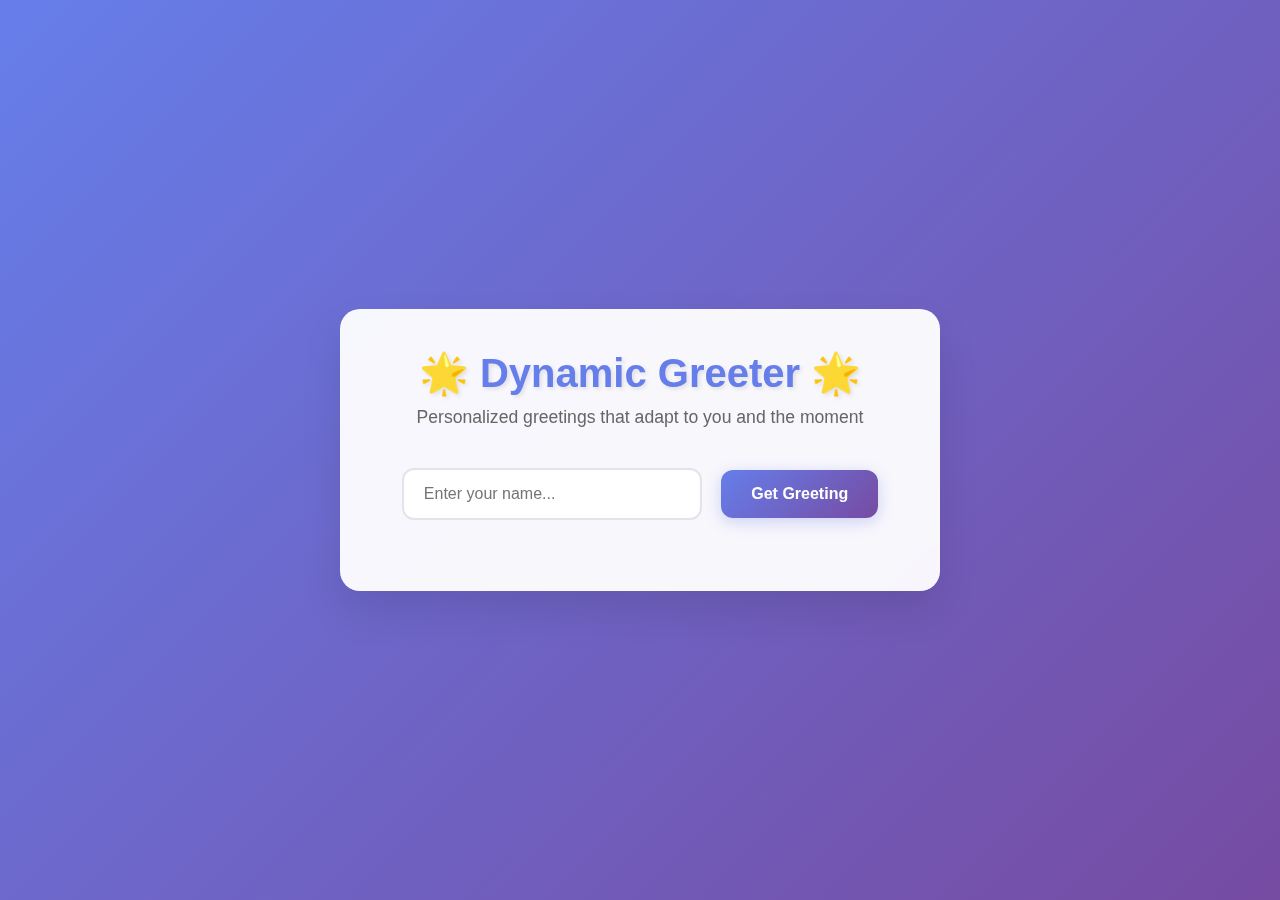
<file: greeter.html>
<!DOCTYPE html>
<html>
<head>
    <title>Dynamic Greeter</title>
    <style>
        * {
            margin: 0;
            padding: 0;
            box-sizing: border-box;
        }
        
        body {
            font-family: 'Segoe UI', Tahoma, Geneva, Verdana, sans-serif;
            background: linear-gradient(135deg, #667eea 0%, #764ba2 100%);
            min-height: 100vh;
            display: flex;
            justify-content: center;
            align-items: center;
            padding: 20px;
        }
        
        .main-container {
            background: rgba(255, 255, 255, 0.95);
            backdrop-filter: blur(10px);
            border-radius: 20px;
            padding: 40px;
            box-shadow: 0 20px 40px rgba(0,0,0,0.1);
            text-align: center;
            max-width: 600px;
            width: 100%;
            border: 1px solid rgba(255,255,255,0.2);
        }
        
        .title {
            color: #667eea;
            font-size: 2.5rem;
            font-weight: 700;
            margin-bottom: 10px;
            text-shadow: 2px 2px 4px rgba(0,0,0,0.1);
        }
        
        .subtitle {
            color: #666;
            font-size: 1.1rem;
            margin-bottom: 40px;
        }
        
        .input-section {
            margin-bottom: 30px;
        }
        
        .name-input {
            padding: 15px 20px;
            border: 2px solid #e1e5e9;
            border-radius: 12px;
            font-size: 16px;
            width: 300px;
            margin-right: 15px;
            transition: all 0.3s ease;
            outline: none;
        }
        
        .name-input:focus {
            border-color: #667eea;
            box-shadow: 0 0 0 3px rgba(102, 126, 234, 0.1);
            transform: translateY(-2px);
        }
        
        .greet-button {
            padding: 15px 30px;
            background: linear-gradient(135deg, #667eea 0%, #764ba2 100%);
            color: white;
            border: none;
            border-radius: 12px;
            font-size: 16px;
            font-weight: 600;
            cursor: pointer;
            transition: all 0.3s ease;
            box-shadow: 0 4px 15px rgba(102, 126, 234, 0.3);
        }
        
        .greet-button:hover {
            transform: translateY(-3px);
            box-shadow: 0 8px 25px rgba(102, 126, 234, 0.4);
        }
        
        .greet-button:active {
            transform: translateY(-1px);
        }
        
        .result-container {
            background: linear-gradient(135deg, #f8f9fa 0%, #e9ecef 100%);
            border-radius: 15px;
            padding: 30px;
            margin-top: 30px;
            border: 1px solid #dee2e6;
            display: none;
            animation: slideIn 0.5s ease;
        }
        
        @keyframes slideIn {
            from {
                opacity: 0;
                transform: translateY(20px);
            }
            to {
                opacity: 1;
                transform: translateY(0);
            }
        }
        
        .greeting-text {
            font-size: 2rem;
            color: #667eea;
            margin-bottom: 15px;
            font-weight: 600;
        }
        
        .time-info {
            color: #666;
            font-size: 1.1rem;
            margin-bottom: 20px;
        }
        
        .stats-grid {
            display: grid;
            grid-template-columns: repeat(auto-fit, minmax(150px, 1fr));
            gap: 15px;
            margin-top: 20px;
        }
        
        .stat-item {
            background: white;
            padding: 15px;
            border-radius: 10px;
            box-shadow: 0 2px 10px rgba(0,0,0,0.05);
            border-left: 4px solid #667eea;
        }
        
        .stat-label {
            font-weight: 600;
            color: #667eea;
            font-size: 0.9rem;
            margin-bottom: 5px;
        }
        
        .stat-value {
            color: #333;
            font-size: 1.1rem;
        }
        
        .special-greeting {
            background: linear-gradient(135deg, #ff6b6b 0%, #ee5a24 100%);
            color: white;
            padding: 20px;
            border-radius: 15px;
            margin-bottom: 20px;
            box-shadow: 0 8px 25px rgba(255, 107, 107, 0.3);
        }
        
        @media (max-width: 768px) {
            .main-container {
                padding: 30px 20px;
            }
            
            .title {
                font-size: 2rem;
            }
            
            .name-input {
                width: 100%;
                margin-right: 0;
                margin-bottom: 15px;
            }
            
            .greet-button {
                width: 100%;
            }
        }
    </style>
</head>
<body>
    <div class="main-container">
        <h1 class="title">🌟 Dynamic Greeter 🌟</h1>
        <p class="subtitle">Personalized greetings that adapt to you and the moment</p>
        
        <div class="input-section">
            <input type="text" id="nameInput" class="name-input" placeholder="Enter your name..." maxlength="30">
            <button onclick="generateGreeting()" class="greet-button">Get Greeting</button>
        </div>
        
        <div id="resultContainer" class="result-container">
            <div id="greetingText" class="greeting-text"></div>
            <div id="timeInfo" class="time-info"></div>
            <div id="statsGrid" class="stats-grid"></div>
        </div>
    </div>

    <script>
        function generateGreeting() {
            const name = document.getElementById('nameInput').value.trim();
            
            if (!name) {
                alert('Please enter your name!');
                return;
            }
            
            const now = new Date();
            const hour = now.getHours();
            const dayName = now.toLocaleDateString('en-US', { weekday: 'long' });
            const monthName = now.toLocaleDateString('en-US', { month: 'long' });
            const dayNumber = now.getDate();
            const timeString = now.toLocaleTimeString('en-US', { 
                hour: 'numeric', 
                minute: '2-digit',
                hour12: true 
            });
            
            // Get time-based greeting
            let timeGreeting;
            if (hour >= 5 && hour < 12) {
                timeGreeting = "Good morning";
            } else if (hour >= 12 && hour < 17) {
                timeGreeting = "Good afternoon";
            } else if (hour >= 17 && hour < 21) {
                timeGreeting = "Good evening";
            } else {
                timeGreeting = "Good night";
            }
            
            // Check for special names
            const nameLower = name.toLowerCase();
            let greeting;
            let isSpecial = false;
            
            if (nameLower === "david") {
                greeting = "Hey there, AI Director! 🎉";
                isSpecial = true;
            } else if (nameLower === "admin") {
                greeting = "Welcome back, Administrator! 🔐";
                isSpecial = true;
            } else if (nameLower === "alice") {
                greeting = "Wonderful to see you, Alice! ✨";
                isSpecial = true;
            } else if (nameLower === "bob") {
                greeting = "Hey Bob, great to have you here! 🚀";
                isSpecial = true;
            } else {
                greeting = `${timeGreeting}, ${name}!`;
            }
            
            // Display results
            const resultContainer = document.getElementById('resultContainer');
            const greetingText = document.getElementById('greetingText');
            const timeInfo = document.getElementById('timeInfo');
            const statsGrid = document.getElementById('statsGrid');
            
            if (isSpecial) {
                greetingText.innerHTML = `<div class="special-greeting">${greeting}</div>`;
            } else {
                greetingText.textContent = greeting;
            }
            
            timeInfo.textContent = `Today is ${dayName}, ${monthName} ${dayNumber} at ${timeString}`;
            
            // Generate stats
            statsGrid.innerHTML = `
                <div class="stat-item">
                    <div class="stat-label">Name Length</div>
                    <div class="stat-value">${name.length} characters</div>
                </div>
                <div class="stat-item">
                    <div class="stat-label">Current Time</div>
                    <div class="stat-value">${timeString}</div>
                </div>
                <div class="stat-item">
                    <div class="stat-label">Time of Day</div>
                    <div class="stat-value">${timeGreeting.toLowerCase()}</div>
                </div>
                <div class="stat-item">
                    <div class="stat-label">Day of Week</div>
                    <div class="stat-value">${dayName}</div>
                </div>
            `;
            
            resultContainer.style.display = 'block';
            resultContainer.scrollIntoView({ behavior: 'smooth', block: 'center' });
        }
        
        // Allow Enter key to submit
        document.getElementById('nameInput').addEventListener('keypress', function(event) {
            if (event.key === 'Enter') {
                generateGreeting();
            }
        });
        
        // Add focus effect
        document.getElementById('nameInput').addEventListener('focus', function() {
            this.parentElement.style.transform = 'scale(1.02)';
        });
        
        document.getElementById('nameInput').addEventListener('blur', function() {
            this.parentElement.style.transform = 'scale(1)';
        });
    </script>
</body>
</html>
</file>
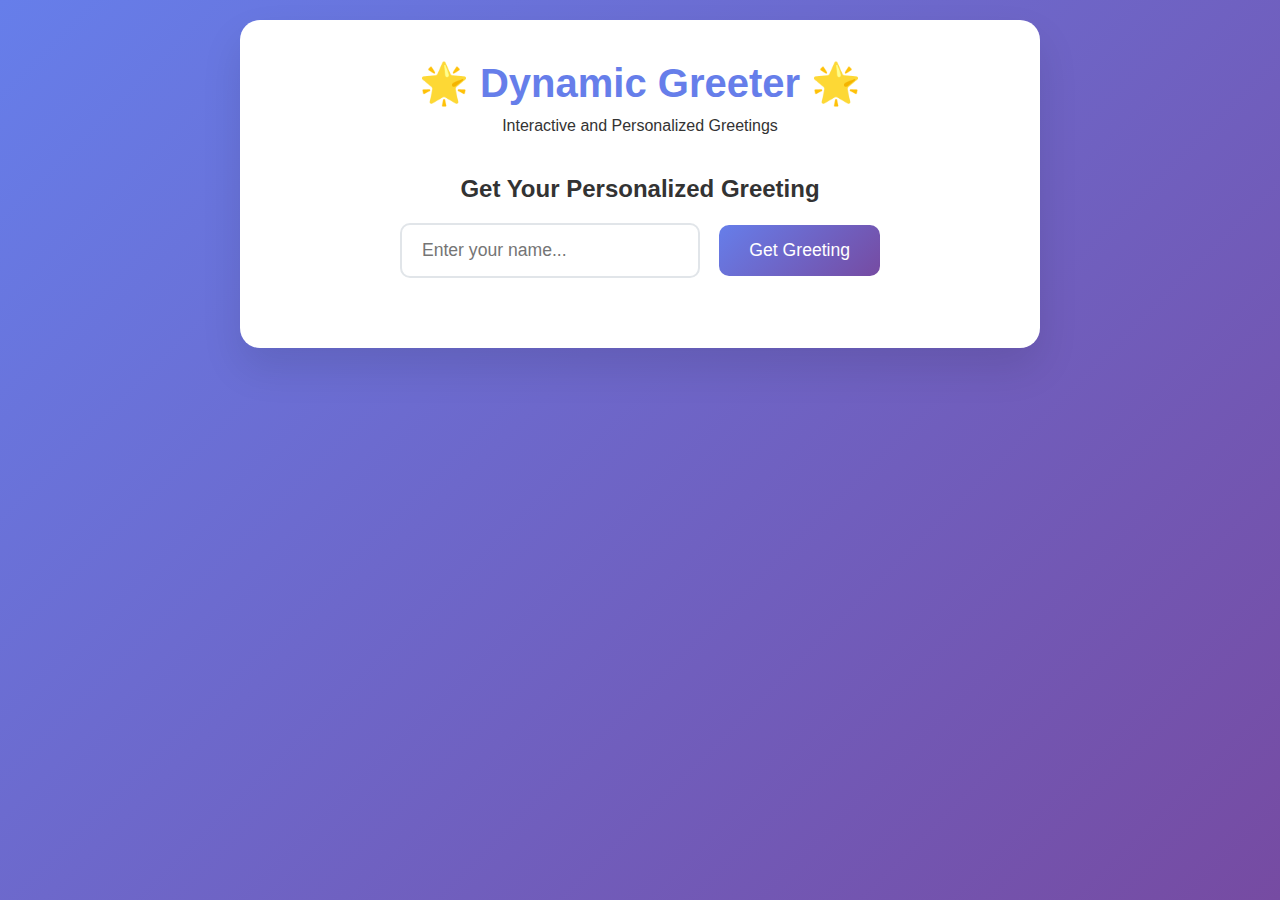
<file: simple_greeter.html>
<!DOCTYPE html>
<html lang="en">
<head>
    <meta charset="UTF-8">
    <meta name="viewport" content="width=device-width, initial-scale=1.0">
    <title>Dynamic Greeter - Simple Version</title>
    <style>
        * {
            margin: 0;
            padding: 0;
            box-sizing: border-box;
        }

        body {
            font-family: Arial, sans-serif;
            background: linear-gradient(135deg, #667eea 0%, #764ba2 100%);
            min-height: 100vh;
            color: #333;
            padding: 20px;
        }

        .container {
            max-width: 800px;
            margin: 0 auto;
            background: white;
            border-radius: 20px;
            padding: 40px;
            box-shadow: 0 20px 40px rgba(0,0,0,0.1);
        }

        .header {
            text-align: center;
            margin-bottom: 40px;
        }

        .header h1 {
            font-size: 2.5rem;
            color: #667eea;
            margin-bottom: 10px;
        }

        .input-section {
            text-align: center;
            margin-bottom: 30px;
        }

        .input-section h2 {
            font-size: 1.5rem;
            margin-bottom: 20px;
            color: #333;
        }

        input[type="text"] {
            padding: 15px 20px;
            border: 2px solid #e1e5e9;
            border-radius: 10px;
            font-size: 1.1rem;
            width: 300px;
            margin-right: 15px;
        }

        button {
            padding: 15px 30px;
            background: linear-gradient(135deg, #667eea 0%, #764ba2 100%);
            color: white;
            border: none;
            border-radius: 10px;
            font-size: 1.1rem;
            cursor: pointer;
        }

        button:hover {
            transform: translateY(-2px);
        }

        .output-section {
            margin-top: 30px;
            padding-top: 30px;
            border-top: 2px solid #f0f0f0;
            text-align: center;
        }

        .greeting-text {
            font-size: 2rem;
            color: #667eea;
            margin-bottom: 15px;
        }

        .day-message {
            font-size: 1.2rem;
            color: #666;
            margin-bottom: 10px;
        }

        .date-info {
            font-size: 1rem;
            color: #888;
        }

        .stats {
            margin-top: 30px;
            background: #f8f9fa;
            padding: 20px;
            border-radius: 10px;
        }

        .stats h3 {
            margin-bottom: 15px;
            color: #333;
        }

        .stat-item {
            margin: 10px 0;
            padding: 10px;
            background: white;
            border-radius: 5px;
        }
    </style>
</head>
<body>
    <div class="container">
        <header class="header">
            <h1>🌟 Dynamic Greeter 🌟</h1>
            <p>Interactive and Personalized Greetings</p>
        </header>

        <main>
            <div class="input-section">
                <h2>Get Your Personalized Greeting</h2>
                <input type="text" id="userName" placeholder="Enter your name..." maxlength="50">
                <button onclick="generateGreeting()">Get Greeting</button>
            </div>

            <div class="output-section" id="outputSection" style="display: none;">
                <div id="greetingText" class="greeting-text"></div>
                <div id="dayMessage" class="day-message"></div>
                <div id="dateInfo" class="date-info"></div>
                
                <div class="stats">
                    <h3>📊 Quick Stats</h3>
                    <div id="statsContent"></div>
                </div>
            </div>
        </main>
    </div>

    <script>
        function getCurrentTimeInfo() {
            const now = new Date();
            const hour = now.getHours();
            const dayName = now.toLocaleDateString('en-US', { weekday: 'long' });
            const monthName = now.toLocaleDateString('en-US', { month: 'long' });
            const dayNumber = now.getDate();
            
            return { hour, dayName, monthName, dayNumber };
        }

        function getTimeGreeting(hour) {
            if (hour >= 5 && hour < 12) {
                return "Good morning";
            } else if (hour >= 12 && hour < 17) {
                return "Good afternoon";
            } else if (hour >= 17 && hour < 21) {
                return "Good evening";
            } else {
                return "Good night";
            }
        }

        function getSpecialGreeting(name) {
            const nameLower = name.toLowerCase();
            
            const specialGreetings = {
                "david": "Hey there, AI Director! 🎉",
                "admin": "Welcome back, Administrator! 🔐",
                "guest": "Hello, welcome to our system! 👋",
                "alice": "Wonderful to see you, Alice! ✨",
                "bob": "Hey Bob, great to have you here! 🚀"
            };
            
            return specialGreetings[nameLower] || null;
        }

        function getDayEnthusiasm(dayName) {
            const dayEnthusiasm = {
                "Monday": "Let's start the week strong! 💪",
                "Tuesday": "Tuesday energy is flowing! ⚡",
                "Wednesday": "Hump day - we're halfway there! 🐪",
                "Thursday": "Almost Friday - keep going! 🎯",
                "Friday": "TGIF! Weekend is almost here! 🎉",
                "Saturday": "Perfect day for relaxation! 😌",
                "Sunday": "Sunday vibes - recharge time! 🌅"
            };
            
            return dayEnthusiasm[dayName] || "Have a wonderful day! 🌟";
        }

        function generateGreeting() {
            const userName = document.getElementById('userName').value.trim();
            
            if (!userName) {
                alert('Please enter your name!');
                return;
            }
            
            const timeInfo = getCurrentTimeInfo();
            const timeGreeting = getTimeGreeting(timeInfo.hour);
            const specialGreeting = getSpecialGreeting(userName);
            const dayMessage = getDayEnthusiasm(timeInfo.dayName);
            
            let greeting;
            if (specialGreeting) {
                greeting = specialGreeting;
            } else {
                greeting = `${timeGreeting}, ${userName}!`;
            }
            
            const dateInfo = `Today is ${timeInfo.dayName}, ${timeInfo.monthName} ${timeInfo.dayNumber}`;
            
            document.getElementById('greetingText').textContent = greeting;
            document.getElementById('dayMessage').textContent = dayMessage;
            document.getElementById('dateInfo').textContent = dateInfo;
            
            const currentTime = new Date().toLocaleTimeString('en-US', { 
                hour: 'numeric', 
                minute: '2-digit',
                hour12: true 
            });
            
            document.getElementById('statsContent').innerHTML = `
                <div class="stat-item">Name Length: ${userName.length} characters</div>
                <div class="stat-item">Current Time: ${currentTime}</div>
                <div class="stat-item">Time of Day: ${timeGreeting.toLowerCase()}</div>
                <div class="stat-item">Day of Week: ${timeInfo.dayName}</div>
            `;
            
            document.getElementById('outputSection').style.display = 'block';
        }

        // Add Enter key support
        document.getElementById('userName').addEventListener('keypress', function(event) {
            if (event.key === 'Enter') {
                generateGreeting();
            }
        });
    </script>
</body>
</html>
</file>
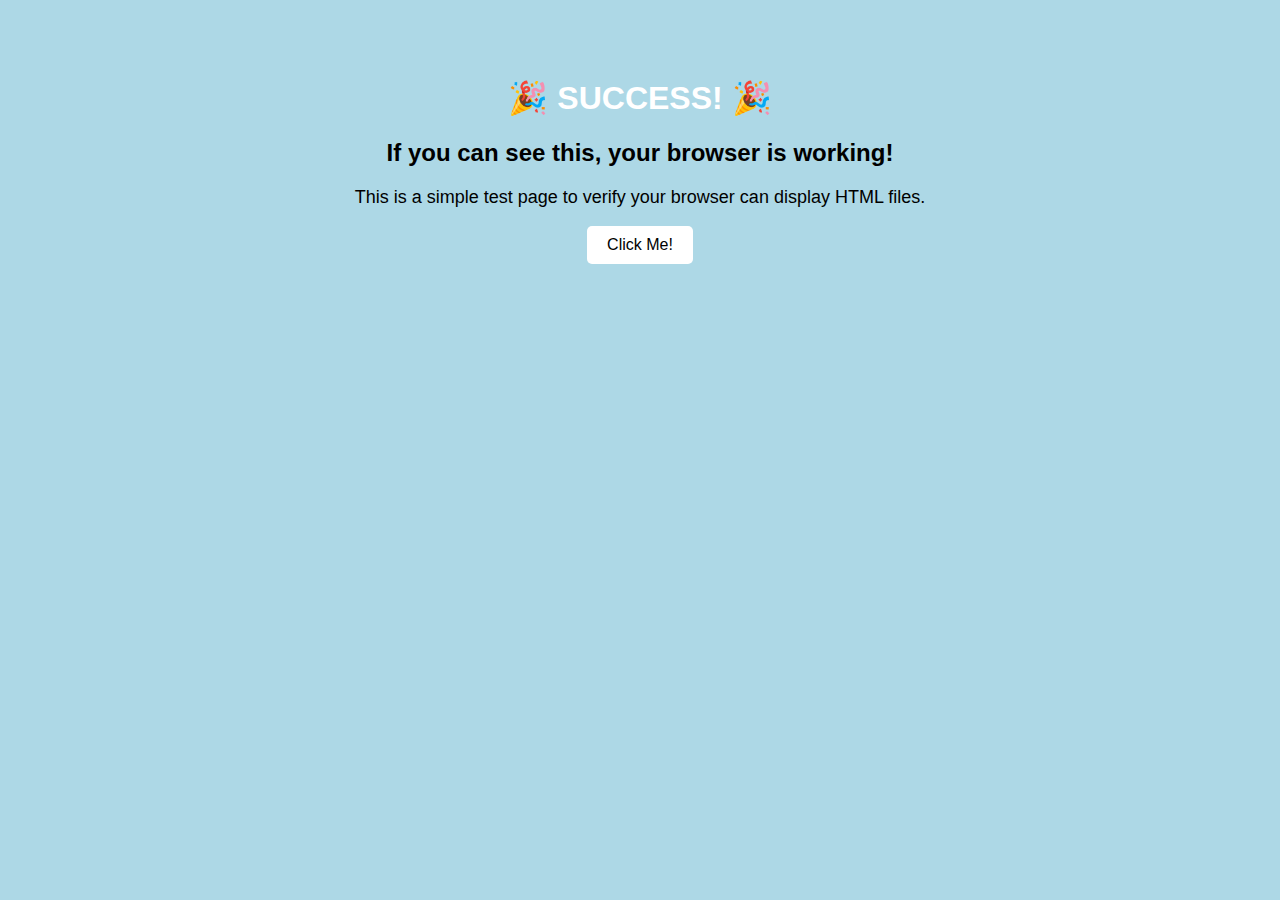
<file: test.html>
<!DOCTYPE html>
<html>
<head>
    <title>Test Page</title>
</head>
<body style="background-color: lightblue; font-family: Arial; text-align: center; padding: 50px;">
    <h1 style="color: white;">🎉 SUCCESS! 🎉</h1>
    <h2>If you can see this, your browser is working!</h2>
    <p style="font-size: 18px;">This is a simple test page to verify your browser can display HTML files.</p>
    <button onclick="alert('JavaScript is working too!')" style="padding: 10px 20px; font-size: 16px; background: white; border: none; border-radius: 5px; cursor: pointer;">
        Click Me!
    </button>
</body>
</html>
</file>
<file: styles.css>
* {
    margin: 0;
    padding: 0;
    box-sizing: border-box;
}

body {
    font-family: 'Poppins', sans-serif;
    background: linear-gradient(135deg, #667eea 0%, #764ba2 100%);
    min-height: 100vh;
    color: #333;
}

.container {
    max-width: 1200px;
    margin: 0 auto;
    padding: 20px;
}

.header {
    text-align: center;
    margin-bottom: 40px;
    color: white;
}

.header h1 {
    font-size: 3rem;
    font-weight: 600;
    margin-bottom: 10px;
    text-shadow: 2px 2px 4px rgba(0,0,0,0.3);
}

.header p {
    font-size: 1.2rem;
    opacity: 0.9;
}

.main-content {
    display: flex;
    flex-direction: column;
    gap: 40px;
}

.greeter-card {
    background: white;
    border-radius: 20px;
    padding: 40px;
    box-shadow: 0 20px 40px rgba(0,0,0,0.1);
    backdrop-filter: blur(10px);
}

.input-section {
    text-align: center;
    margin-bottom: 30px;
}

.input-section h2 {
    font-size: 2rem;
    margin-bottom: 30px;
    color: #333;
}

.input-group {
    display: flex;
    gap: 15px;
    justify-content: center;
    flex-wrap: wrap;
}

#userName {
    padding: 15px 20px;
    border: 2px solid #e1e5e9;
    border-radius: 10px;
    font-size: 1.1rem;
    width: 300px;
    max-width: 100%;
    transition: all 0.3s ease;
}

#userName:focus {
    outline: none;
    border-color: #667eea;
    box-shadow: 0 0 0 3px rgba(102, 126, 234, 0.1);
}

#greetBtn {
    padding: 15px 30px;
    background: linear-gradient(135deg, #667eea 0%, #764ba2 100%);
    color: white;
    border: none;
    border-radius: 10px;
    font-size: 1.1rem;
    font-weight: 600;
    cursor: pointer;
    transition: all 0.3s ease;
}

#greetBtn:hover {
    transform: translateY(-2px);
    box-shadow: 0 10px 20px rgba(102, 126, 234, 0.3);
}

.output-section {
    margin-top: 30px;
    padding-top: 30px;
    border-top: 2px solid #f0f0f0;
}

.greeting-display {
    text-align: center;
    margin-bottom: 30px;
}

.greeting-text {
    font-size: 2.5rem;
    font-weight: 600;
    color: #667eea;
    margin-bottom: 15px;
    animation: fadeInUp 0.6s ease;
}

.day-message {
    font-size: 1.3rem;
    color: #666;
    margin-bottom: 10px;
    animation: fadeInUp 0.6s ease 0.1s both;
}

.date-info {
    font-size: 1.1rem;
    color: #888;
    animation: fadeInUp 0.6s ease 0.2s both;
}

.stats-section {
    background: #f8f9fa;
    border-radius: 15px;
    padding: 25px;
    margin-top: 30px;
}

.stats-section h3 {
    text-align: center;
    margin-bottom: 20px;
    color: #333;
}

.stats-content {
    display: grid;
    grid-template-columns: repeat(auto-fit, minmax(200px, 1fr));
    gap: 15px;
}

.stat-item {
    background: white;
    padding: 15px;
    border-radius: 10px;
    text-align: center;
    box-shadow: 0 2px 10px rgba(0,0,0,0.05);
}

.stat-label {
    font-weight: 600;
    color: #667eea;
    margin-bottom: 5px;
}

.stat-value {
    font-size: 1.2rem;
    color: #333;
}

.project-info {
    background: white;
    border-radius: 20px;
    padding: 40px;
    box-shadow: 0 20px 40px rgba(0,0,0,0.1);
}

.project-info h2 {
    text-align: center;
    font-size: 2rem;
    margin-bottom: 30px;
    color: #333;
}

.info-grid {
    display: grid;
    grid-template-columns: repeat(auto-fit, minmax(300px, 1fr));
    gap: 30px;
}

.info-card {
    background: #f8f9fa;
    padding: 25px;
    border-radius: 15px;
    border-left: 4px solid #667eea;
}

.info-card h3 {
    color: #667eea;
    margin-bottom: 15px;
    font-size: 1.3rem;
}

.info-card p, .info-card ul {
    color: #666;
    line-height: 1.6;
}

.info-card ul {
    list-style: none;
    padding-left: 0;
}

.info-card li {
    padding: 5px 0;
    position: relative;
    padding-left: 20px;
}

.info-card li:before {
    content: "✓";
    position: absolute;
    left: 0;
    color: #667eea;
    font-weight: bold;
}

.footer {
    text-align: center;
    margin-top: 40px;
    color: white;
    opacity: 0.8;
}

.footer p {
    margin: 5px 0;
}

@keyframes fadeInUp {
    from {
        opacity: 0;
        transform: translateY(20px);
    }
    to {
        opacity: 1;
        transform: translateY(0);
    }
}

@media (max-width: 768px) {
    .header h1 {
        font-size: 2rem;
    }
    
    .input-group {
        flex-direction: column;
        align-items: center;
    }
    
    #userName {
        width: 100%;
        max-width: 300px;
    }
    
    .greeting-text {
        font-size: 2rem;
    }
    
    .info-grid {
        grid-template-columns: 1fr;
    }
}
</file>
